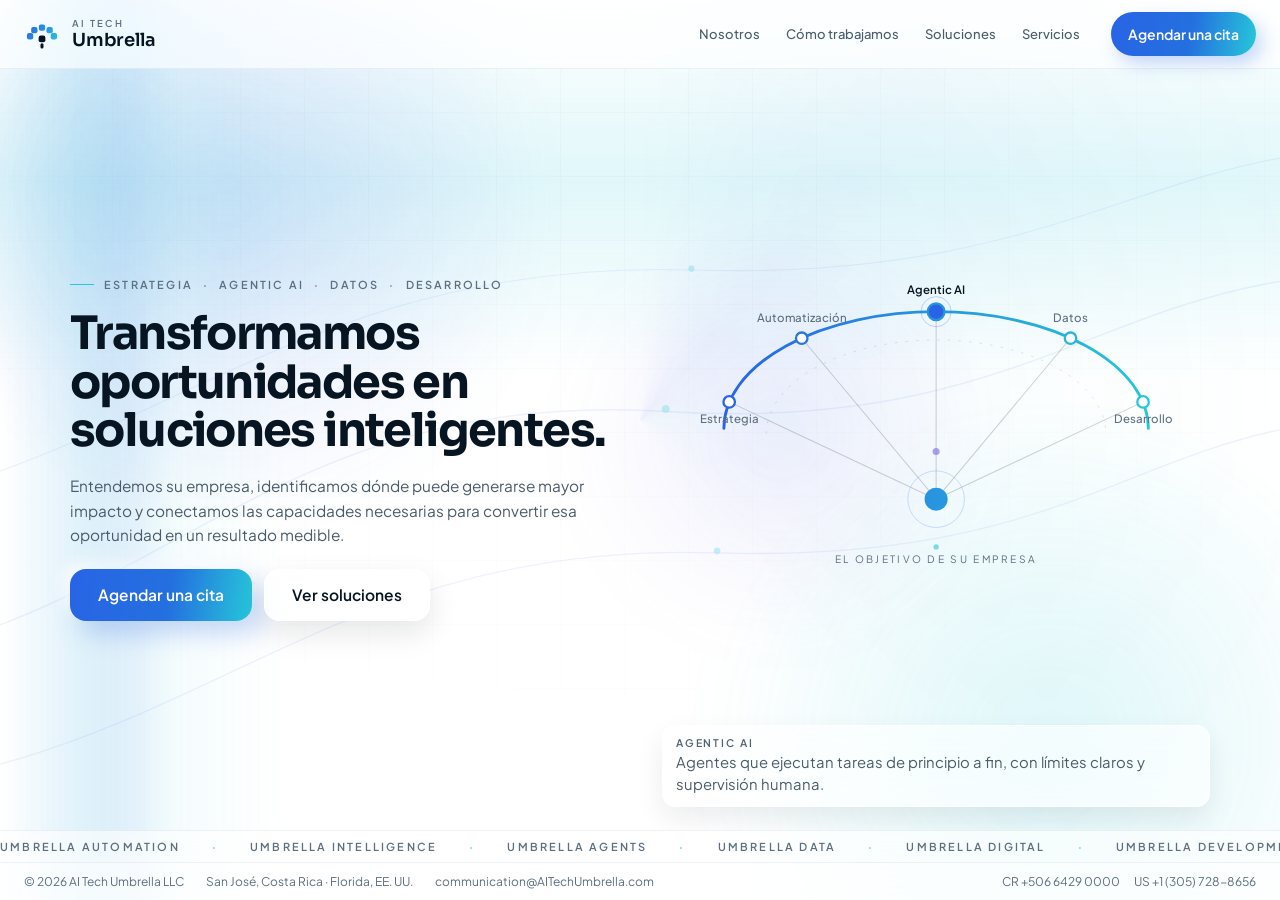
<file: index.html>
<!DOCTYPE html>
<html lang="es">
<head>
<meta charset="utf-8">
<meta name="viewport" content="width=device-width, initial-scale=1">
<title>AI Tech Umbrella — Transformamos oportunidades en soluciones inteligentes</title>
<meta name="description" content="AI Tech Umbrella es el socio tecnológico y estratégico que ayuda a las empresas de América Latina a descubrir oportunidades, automatizar procesos y construir capacidades con inteligencia artificial, datos y desarrollo digital.">
<meta name="theme-color" content="#2864E5">
<link rel="canonical" href="https://aitechumbrella.com/">

<meta property="og:type" content="website">
<meta property="og:site_name" content="AI Tech Umbrella">
<meta property="og:title" content="AI Tech Umbrella — Transformamos oportunidades en soluciones inteligentes">
<meta property="og:description" content="Estrategia, Agentic AI, datos y desarrollo. Desde Costa Rica, para las empresas de América Latina.">
<meta property="og:url" content="https://aitechumbrella.com/">
<meta property="og:locale" content="es_CR">
<meta property="og:image" content="https://aitechumbrella.com/assets/brand/umbrella/png/umbrella-horizontal-color-1700.png">
<meta property="og:image:alt" content="AI Tech Umbrella">
<meta name="twitter:card" content="summary_large_image">

<link rel="icon" href="assets/brand/umbrella/svg/umbrella-favicon.svg" type="image/svg+xml">
<link rel="alternate icon" href="assets/brand/umbrella/png/umbrella-favicon-32.png" sizes="32x32">
<link rel="apple-touch-icon" href="assets/brand/umbrella/png/umbrella-symbol-256.png">

<link rel="preconnect" href="https://fonts.googleapis.com">
<link rel="preconnect" href="https://fonts.gstatic.com" crossorigin>
<link rel="stylesheet" href="https://fonts.googleapis.com/css2?family=Sora:wght@400;500;600;700&family=Plus+Jakarta+Sans:wght@400;500;600;700&display=swap">
<link rel="stylesheet" href="assets/css/styles.css">

<script type="application/ld+json">
{
  "@context": "https://schema.org",
  "@type": "Organization",
  "name": "AI Tech Umbrella LLC",
  "url": "https://aitechumbrella.com/",
  "email": "communication@AITechUmbrella.com",
  "description": "Socio tecnológico y estratégico que ayuda a las empresas a descubrir oportunidades, transformar sus procesos y alcanzar una mejor versión de su negocio.",
  "address": [
    { "@type": "PostalAddress", "addressLocality": "San José", "addressCountry": "CR" },
    { "@type": "PostalAddress", "streetAddress": "2 S Biscayne Boulevard, Ste 3200 #7206", "addressLocality": "Miami", "addressRegion": "FL", "postalCode": "33131", "addressCountry": "US" }
  ],
  "contactPoint": [
    { "@type": "ContactPoint", "telephone": "+506-6429-0000", "contactType": "sales", "areaServed": "CR", "availableLanguage": "es" },
    { "@type": "ContactPoint", "telephone": "+1-305-728-8656", "contactType": "sales", "areaServed": "US", "availableLanguage": ["es", "en"] }
  ]
}
</script>
</head>
<body>

<a class="skip-link" href="#contenido">Saltar al contenido</a>

<div class="app">

  <!-- ============ Fondo animado ============ -->
  <div class="bg" aria-hidden="true">
    <div class="bg__grid"></div>
    <div class="bg__blob bg__blob--1"></div>
    <div class="bg__blob bg__blob--2"></div>
    <div class="bg__blob bg__blob--3"></div>
    <div class="bg__sweep"></div>
    <div class="bg__beam bg__beam--1"></div>
    <div class="bg__beam bg__beam--2"></div>
    <div class="bg__scan"></div>
    <svg class="bg__lines" viewBox="0 0 1200 700" preserveAspectRatio="xMidYMid slice">
      <g stroke="#2864E5" stroke-opacity=".16" fill="none">
        <path d="M-50 520 C 220 500 300 300 620 320 S 980 180 1250 220" stroke-width="1.2"></path>
        <path d="M-50 620 C 260 600 340 420 660 430 S 1000 300 1250 330" stroke-width="1"></path>
        <path d="M-50 400 C 200 380 320 200 640 210 S 1010 90 1250 120" stroke-width="0.9"></path>
      </g>
      <g fill="#27C7D9" fill-opacity=".5">
        <circle cx="620" cy="320" r="3"><animate attributeName="cy" values="320;312;320" dur="9s" repeatCount="indefinite"></animate></circle>
        <circle cx="660" cy="430" r="2.6"><animate attributeName="cy" values="430;422;430" dur="11s" repeatCount="indefinite"></animate></circle>
        <circle cx="640" cy="210" r="2.4"><animate attributeName="cy" values="210;204;210" dur="13s" repeatCount="indefinite"></animate></circle>
      </g>
    </svg>
  </div>

  <!-- ============ Encabezado ============ -->
  <header class="header">
    <div class="header__inner">
      <a class="brand" href="#/" data-nav="home" aria-label="AI Tech Umbrella — inicio">
        <svg class="brand__mark" width="36" height="36" viewBox="0 0 40 40" fill="none" aria-hidden="true">
          <defs>
            <linearGradient id="navMark" x1="5" y1="8" x2="35" y2="32" gradientUnits="userSpaceOnUse">
              <stop stop-color="#2864E5"></stop><stop offset="1" stop-color="#27C7D9"></stop>
            </linearGradient>
          </defs>
          <g fill="url(#navMark)">
            <rect class="brand__seg" x="3.3" y="19" width="7" height="7" rx="2.2" style="animation-delay:0s"></rect>
            <rect class="brand__seg" x="8" y="12.2" width="7" height="7" rx="2.2" style="animation-delay:.16s"></rect>
            <rect class="brand__seg" x="16.5" y="9.5" width="7" height="7" rx="2.2" style="animation-delay:.32s"></rect>
            <rect class="brand__seg" x="25" y="12.2" width="7" height="7" rx="2.2" style="animation-delay:.48s"></rect>
            <rect class="brand__seg" x="29.7" y="19" width="7" height="7" rx="2.2" style="animation-delay:.64s"></rect>
          </g>
          <rect x="16.25" y="21.75" width="7.5" height="7.5" rx="2.4" fill="#071421"></rect>
          <rect x="18.3" y="30.2" width="3.4" height="6" rx="1.7" fill="#071421"></rect>
        </svg>
        <span class="brand__text">
          <span class="brand__kicker">AI TECH</span>
          <span class="brand__name">Umbrella</span>
        </span>
      </a>

      <nav class="nav" aria-label="Navegación principal">
        <a class="nav__link" href="#/nosotros" data-nav="nosotros">Nosotros</a>
        <a class="nav__link" href="#/como-trabajamos" data-nav="metodo">Cómo trabajamos</a>
        <a class="nav__link" href="#/soluciones" data-nav="soluciones">Soluciones</a>
        <a class="nav__link" href="#/servicios" data-nav="servicios">Servicios</a>
      </nav>
      <a class="btn btn--cta-sm" href="#/contacto" data-nav="contacto">Agendar una cita</a>
    </div>
  </header>

  <!-- ============ Contenido ============ -->
  <main class="main" id="contenido">

    <!-- ---------- Home ---------- -->
    <section class="view view--home" data-view="home">
      <div class="hero">
        <div class="hero__copy">
          <p class="eyebrow eyebrow--hero">
            <span class="eyebrow__rule"></span>
            <span>Estrategia</span><span aria-hidden="true">·</span>
            <span>Agentic AI</span><span aria-hidden="true">·</span>
            <span>Datos</span><span aria-hidden="true">·</span>
            <span>Desarrollo</span>
          </p>
          <h1 class="hero__title">Transformamos oportunidades en soluciones inteligentes.</h1>
          <p class="hero__lead">Entendemos su empresa, identificamos dónde puede generarse mayor impacto y conectamos las capacidades necesarias para convertir esa oportunidad en un resultado medible.</p>
          <div class="hero__actions">
            <a class="btn btn--cta" href="#/contacto">Agendar una cita</a>
            <a class="btn btn--glass" href="#/soluciones">Ver soluciones</a>
          </div>
        </div>

        <div class="hero__figure" id="heroFigure">
          <svg class="hero__svg" viewBox="0 0 620 470" role="img" aria-label="Cinco capacidades se conectan y convergen en el objetivo de su empresa.">
            <defs>
              <linearGradient id="heroArc" x1="70" y1="260" x2="550" y2="260" gradientUnits="userSpaceOnUse">
                <stop stop-color="#2864E5"></stop><stop offset="1" stop-color="#27C7D9"></stop>
              </linearGradient>
            </defs>
            <g data-depth="6">
              <path class="draw" d="M70 262A240 132 0 0 1 550 262" fill="none" stroke="url(#heroArc)" stroke-width="3.2" stroke-linecap="round" stroke-dasharray="900"></path>
              <path d="M118 268A192 106 0 0 1 502 268" fill="none" stroke="rgba(7,20,33,0.12)" stroke-width="1" stroke-dasharray="3 9"></path>
            </g>
            <g data-depth="10" stroke="rgba(7,20,33,0.18)" stroke-width="1.2" stroke-linecap="round" stroke-dasharray="900">
              <path class="draw" d="M76 232 310 342" style="animation-delay:.1s"></path>
              <path class="draw" d="M158 160 310 342" style="animation-delay:.22s"></path>
              <path class="draw" d="M310 130 310 342" style="animation-delay:.34s"></path>
              <path class="draw" d="M462 160 310 342" style="animation-delay:.46s"></path>
              <path class="draw" d="M544 232 310 342" style="animation-delay:.58s"></path>
            </g>
            <g data-depth="16" id="heroNodes">
              <g class="node" data-node="0" role="button" tabindex="0" aria-label="Estrategia">
                <circle cx="76" cy="232" r="18" fill="transparent"></circle>
                <circle class="node__ring" cx="76" cy="232" r="17" fill="none" stroke="rgba(40,100,229,0.3)" stroke-width="1"></circle>
                <circle class="node__dot" cx="76" cy="232" r="6.5" fill="#FFFFFF" stroke="url(#heroArc)" stroke-width="2.6" style="transform-origin:76px 232px;animation-delay:.6s"></circle>
              </g>
              <g class="node" data-node="1" role="button" tabindex="0" aria-label="Automatización">
                <circle cx="158" cy="160" r="18" fill="transparent"></circle>
                <circle class="node__ring" cx="158" cy="160" r="17" fill="none" stroke="rgba(40,100,229,0.3)" stroke-width="1"></circle>
                <circle class="node__dot" cx="158" cy="160" r="6.5" fill="#FFFFFF" stroke="url(#heroArc)" stroke-width="2.6" style="transform-origin:158px 160px;animation-delay:.74s"></circle>
              </g>
              <g class="node" data-node="2" role="button" tabindex="0" aria-label="Agentic AI">
                <circle cx="310" cy="130" r="18" fill="transparent"></circle>
                <circle class="node__ring" cx="310" cy="130" r="17" fill="none" stroke="rgba(40,100,229,0.3)" stroke-width="1"></circle>
                <circle class="node__dot" cx="310" cy="130" r="8" fill="#FFFFFF" stroke="url(#heroArc)" stroke-width="2.6" style="transform-origin:310px 130px;animation-delay:.88s"></circle>
              </g>
              <g class="node" data-node="3" role="button" tabindex="0" aria-label="Datos">
                <circle cx="462" cy="160" r="18" fill="transparent"></circle>
                <circle class="node__ring" cx="462" cy="160" r="17" fill="none" stroke="rgba(40,100,229,0.3)" stroke-width="1"></circle>
                <circle class="node__dot" cx="462" cy="160" r="6.5" fill="#FFFFFF" stroke="url(#heroArc)" stroke-width="2.6" style="transform-origin:462px 160px;animation-delay:1.02s"></circle>
              </g>
              <g class="node" data-node="4" role="button" tabindex="0" aria-label="Desarrollo">
                <circle cx="544" cy="232" r="18" fill="transparent"></circle>
                <circle class="node__ring" cx="544" cy="232" r="17" fill="none" stroke="rgba(40,100,229,0.3)" stroke-width="1"></circle>
                <circle class="node__dot" cx="544" cy="232" r="6.5" fill="#FFFFFF" stroke="url(#heroArc)" stroke-width="2.6" style="transform-origin:544px 232px;animation-delay:1.16s"></circle>
              </g>
              <g class="node-labels" font-family="Plus Jakarta Sans, sans-serif" font-size="13" text-anchor="middle">
                <text data-label="0" x="76" y="256">Estrategia</text>
                <text data-label="1" x="158" y="142">Automatización</text>
                <text data-label="2" x="310" y="110">Agentic AI</text>
                <text data-label="3" x="462" y="142">Datos</text>
                <text data-label="4" x="544" y="256">Desarrollo</text>
              </g>
            </g>
            <g data-depth="22">
              <g class="hero__orbit">
                <circle cx="310" cy="288" r="4" fill="#7467E8" opacity=".6"></circle>
                <circle cx="310" cy="396" r="3" fill="#27C7D9" opacity=".6"></circle>
              </g>
              <circle class="hero__pulse" cx="310" cy="342" r="32" fill="none" stroke="rgba(40,100,229,0.24)" stroke-width="1"></circle>
              <circle cx="310" cy="342" r="13" fill="url(#heroArc)"></circle>
              <text x="310" y="414" text-anchor="middle" fill="#5C6F80" font-family="Plus Jakarta Sans, sans-serif" font-size="11.5" letter-spacing="2.6">EL OBJETIVO DE SU EMPRESA</text>
            </g>
          </svg>
          <div class="hero__hint">
            <span class="hero__hint-label" id="nodeLabel">Agentic AI</span>
            <span class="hero__hint-body" id="nodeBody">Agentes que ejecutan tareas de principio a fin, con límites claros y supervisión humana.</span>
          </div>
        </div>
      </div>
    </section>

    <!-- ---------- Nosotros ---------- -->
    <section class="view" data-view="nosotros" hidden>
      <p class="eyebrow"><span class="eyebrow__rule"></span>Acerca de nosotros</p>
      <div class="split">
        <div>
          <h2 class="h2">Desde Costa Rica, para las empresas de América Latina.</h2>
          <p class="lead">AI Tech Umbrella es el socio tecnológico y estratégico que ayuda a las empresas a descubrir oportunidades, transformar sus procesos y alcanzar una mejor versión de su negocio: análisis profundo, automatización, inteligencia artificial, desarrollo digital y mejora continua.</p>
        </div>
        <img class="split__img" src="assets/brand/visuals/nosotros.svg" alt="Capacidades conectadas sobre las organizaciones a las que acompañamos." loading="lazy" width="800" height="500">
      </div>

      <div class="grid grid--250 mt-lg">
        <div class="card card--neu" tabindex="0">
          <p class="label">Razón social</p>
          <p class="card__title">AI Tech Umbrella LLC</p>
          <div class="card__detail"><p class="card__body">Limited Liability Company constituida en Florida, EE.&nbsp;UU. Oficina principal: 2 S Biscayne Boulevard, Ste 3200 #7206, Miami, Florida 33131.</p></div>
        </div>
        <div class="card card--neu" tabindex="0">
          <p class="label">Operación</p>
          <p class="card__title">San José, Costa Rica</p>
          <div class="card__detail"><p class="card__body">Nuestro equipo trabaja desde Costa Rica y atiende clientes en toda América Latina, en español y en su contexto operativo.</p></div>
        </div>
        <div class="card card--neu" tabindex="0">
          <p class="label">Propósito</p>
          <p class="card__title">Capacidades, no herramientas</p>
          <div class="card__detail"><p class="card__body">Transformar tecnología, información y conocimiento en capacidades que permitan trabajar mejor, decidir con claridad, crecer y evolucionar.</p></div>
        </div>
        <div class="card card--neu" tabindex="0">
          <p class="label">Dirección de la compañía</p>
          <p class="card__title">Tres socios fundadores</p>
          <div class="card__detail"><p class="card__body">Gustavo Adolfo Sáenz Herrera · Guillermo Andrés Rivera Guzmán · David Johan Castro Fernández.</p></div>
        </div>
      </div>

      <div class="principles mt-lg">
        <p class="principle">Comprendemos antes de construir.</p>
        <p class="principle">El valor precede a la tecnología.</p>
        <p class="principle">Integramos en lugar de fragmentar.</p>
        <p class="principle">Medimos después del go-live.</p>
      </div>

      <div class="grid grid--280 mt-lg">
        <div class="card card--glass">
          <p class="label">Qué estamos construyendo</p>
          <p class="card__body">Una compañía tecnológica y estratégica de alcance internacional, capaz de combinar negocio, tecnología y pensamiento crítico para generar resultados medibles y sostenibles. Trabajamos con empresas pequeñas, medianas y corporaciones, y con equipos que necesitan digitalizar o automatizar su operación.</p>
        </div>
        <div class="card card--glass">
          <p class="label">Qué rechazamos deliberadamente</p>
          <ul class="arrow-list">
            <li><span class="arrow" aria-hidden="true">→</span><span>Tecnología por moda.</span></li>
            <li><span class="arrow" aria-hidden="true">→</span><span>Programar sin cuestionar el problema.</span></li>
            <li><span class="arrow" aria-hidden="true">→</span><span>Recomendaciones desconectadas de la viabilidad.</span></li>
            <li><span class="arrow" aria-hidden="true">→</span><span>Dependencia artificial del cliente.</span></li>
          </ul>
        </div>
        <div class="card card--glass">
          <p class="label">El ecosistema</p>
          <p class="card__body">Bajo la sombrilla conviven dos formas de crear valor: soluciones propias —Cartera+ y AuraCare— y capacidades que trabajamos con su organización, más los servicios de acompañamiento como Financial Glow Up.</p>
          <div class="chip-row">
            <a class="chip" href="#/soluciones">Ver soluciones</a>
            <a class="chip" href="#/servicios">Ver servicios</a>
          </div>
        </div>
      </div>
    </section>

    <!-- ---------- Cómo trabajamos ---------- -->
    <section class="view" data-view="metodo" hidden>
      <p class="eyebrow"><span class="eyebrow__rule"></span>Cómo trabajamos</p>
      <h2 class="h2">Primero entendemos. Luego construimos.</h2>
      <p class="lead">Pase el cursor sobre cada etapa para ver qué ocurre en ella. Avanzamos con velocidad responsable: entender suficiente, decidir con evidencia, construir con gobierno, transferir capacidad y medir antes de declarar éxito.</p>

      <ol class="steps mt-lg">
        <li class="card card--neu step" tabindex="0">
          <span class="step__num">01</span>
          <h3 class="step__title">Discover</h3>
          <div class="card__detail">
            <p class="card__body">Entrevistas, recorrido del proceso real y revisión de la información disponible. Salimos con la oportunidad delimitada y el costo de no actuar.</p>
            <div class="shot" role="img" aria-hidden="true" style="background-image:url('assets/brand/visuals/discover.svg')"></div>
          </div>
        </li>
        <li class="card card--neu step" tabindex="0">
          <span class="step__num">02</span>
          <h3 class="step__title">Design</h3>
          <div class="card__detail">
            <p class="card__body">Definimos la intervención, sus límites y alternativas: qué se construye, qué no, y cómo se crea valor de forma responsable.</p>
            <div class="shot" role="img" aria-hidden="true" style="background-image:url('assets/brand/visuals/design.svg')"></div>
          </div>
        </li>
        <li class="card card--neu step" tabindex="0">
          <span class="step__num">03</span>
          <h3 class="step__title">Deliver</h3>
          <div class="card__detail">
            <p class="card__body">Construimos e integramos por capas, con visibilidad permanente sobre decisiones, cambios y riesgos.</p>
            <div class="shot" role="img" aria-hidden="true" style="background-image:url('assets/brand/visuals/deliver.svg')"></div>
          </div>
        </li>
        <li class="card card--neu step" tabindex="0">
          <span class="step__num">04</span>
          <h3 class="step__title">Demonstrate</h3>
          <div class="card__detail">
            <p class="card__body">Transferimos la capacidad al equipo y medimos: evidencia de que la solución genera el valor esperado.</p>
            <div class="shot" role="img" aria-hidden="true" style="background-image:url('assets/brand/visuals/demonstrate.svg')"></div>
          </div>
        </li>
        <li class="card card--neu step" tabindex="0">
          <span class="step__num">05</span>
          <h3 class="step__title">Evolve</h3>
          <div class="card__detail">
            <p class="card__body">Convertimos resultados y aprendizaje en la siguiente mejor decisión, con alcance proporcional al valor.</p>
            <div class="shot" role="img" aria-hidden="true" style="background-image:url('assets/brand/visuals/evolve.svg')"></div>
          </div>
        </li>
      </ol>

      <div class="grid grid--258 mt-md">
        <div class="card card--glass"><p class="label">Diagnóstico antes que desarrollo</p><p class="card__body">Analizamos procesos, herramientas, información y fricciones antes de construir, para no resolver síntomas.</p></div>
        <div class="card card--glass"><p class="label">Capacidades conectadas</p><p class="card__body">Automation, Intelligence, Agents, Data, Digital y Development se combinan según la oportunidad; el catálogo no decide la solución.</p></div>
        <div class="card card--glass"><p class="label">Resultados medibles</p><p class="card__body">Cada proyecto define qué se busca mejorar: tiempo, errores, costos, productividad, conversión o experiencia.</p></div>
      </div>
    </section>

    <!-- ---------- Soluciones ---------- -->
    <section class="view" data-view="soluciones" hidden>
      <p class="eyebrow"><span class="eyebrow__rule"></span>Soluciones</p>
      <h2 class="h2">Soluciones creadas bajo Umbrella.</h2>
      <p class="lead">Productos propios que nacen de necesidades concretas y evolucionan con quienes los usan. Cada uno tiene su propio sitio dentro del ecosistema.</p>

      <div class="grid grid--320 mt-lg">
        <article class="card card--neu solution" tabindex="0">
          <div class="solution__art solution__art--cartera">
            <img src="assets/brand/cartera-plus-icon.png" alt="" loading="lazy">
          </div>
          <p class="label label--spaced">Finanzas personales</p>
          <h3 class="solution__wordmark"><img src="assets/brand/cartera-plus-wordmark.png" alt="Cartera+" loading="lazy"></h3>
          <p class="solution__tagline">Finanzas personales con dirección.</p>
          <div class="card__detail">
            <p class="card__body">Una plataforma creada para ayudar a las personas a comprender mejor su dinero —ingresos, gastos, deudas y metas— y avanzar hacia decisiones más conscientes, con acompañamiento y no solo con registros.</p>
          </div>
          <a class="solution__link" href="https://carteraplus.aitechumbrella.com" target="_blank" rel="noopener">carteraplus.aitechumbrella.com <span aria-hidden="true">→</span></a>
        </article>

        <article class="card card--neu solution" tabindex="0">
          <div class="solution__art solution__art--aura">
            <img src="assets/brand/auracare/svg/auracare-symbol-color.svg" alt="" loading="lazy">
          </div>
          <p class="label label--spaced">Operación clínica y odontológica</p>
          <h3 class="solution__title">
            <svg class="aura-mark" width="38" height="38" viewBox="0 0 40 40" aria-hidden="true">
              <defs>
                <linearGradient id="auraD" x1="6" y1="6" x2="34" y2="34" gradientUnits="userSpaceOnUse">
                  <stop stop-color="#0E7C8A"></stop><stop offset="1" stop-color="#4FD1C5"></stop>
                </linearGradient>
              </defs>
              <g class="aura-mark__petals" fill="url(#auraD)">
                <path d="M20 6a10 10 0 0 1 10 10A10 10 0 0 1 20 6Z"></path>
                <path d="M34 20a10 10 0 0 1-10 10 10 10 0 0 1 10-10Z"></path>
                <path d="M20 34a10 10 0 0 1-10-10 10 10 0 0 1 10 10Z"></path>
                <path d="M6 20a10 10 0 0 1 10-10A10 10 0 0 1 6 20Z"></path>
              </g>
              <circle cx="20" cy="20" r="3.2" fill="#071421"></circle>
            </svg>
            <span>AuraCare</span>
          </h3>
          <p class="solution__tagline">Tecnología diseñada alrededor de la operación clínica.</p>
          <div class="card__detail">
            <p class="card__body">Una solución digital orientada a conectar y evolucionar la gestión de operaciones clínicas y odontológicas: que la información, la agenda y el trabajo del equipo dejen de vivir en herramientas separadas.</p>
          </div>
          <a class="solution__link" href="https://auracare.aitechumbrella.com" target="_blank" rel="noopener">auracare.aitechumbrella.com <span aria-hidden="true">→</span></a>
        </article>

        <article class="card card--neu solution" tabindex="0">
          <div class="solution__art solution__art--fgu" role="img" aria-label="Financial Glow Up"></div>
          <p class="label label--spaced">Educación y mentoría financiera</p>
          <h3 class="solution__title"><span>Financial Glow Up</span></h3>
          <p class="solution__tagline">Conocimiento financiero convertido en capacidad.</p>
          <div class="card__detail">
            <p class="card__body">Programa de educación, asesoría y mentoría financiera: entender la situación real, ordenar prioridades, decidir con criterio y sostener el hábito. Combina contenido, acompañamiento humano y seguimiento; no es únicamente software.</p>
            <ul class="arrow-list arrow-list--sm">
              <li><span class="arrow" aria-hidden="true">→</span><span>Diagnóstico financiero y prioridades reales</span></li>
              <li><span class="arrow" aria-hidden="true">→</span><span>Mentoría uno a uno y sesiones de seguimiento</span></li>
              <li><span class="arrow" aria-hidden="true">→</span><span>Educación aplicada a decisiones concretas</span></li>
            </ul>
          </div>
          <a class="solution__link" href="https://financialglowup.aitechumbrella.com" target="_blank" rel="noopener">financialglowup.aitechumbrella.com <span aria-hidden="true">→</span></a>
        </article>
      </div>

      <div class="card card--glass mt-md">
        <p class="label">Su relación con la compañía</p>
        <p class="card__body">Creamos soluciones propias cuando encontramos oportunidades que merecen convertirse en capacidades repetibles. Cada producto conserva su identidad y hereda los estándares de calidad, evidencia, privacidad y acompañamiento de la sombrilla.</p>
      </div>
    </section>

    <!-- ---------- Servicios ---------- -->
    <section class="view" data-view="servicios" hidden>
      <p class="eyebrow"><span class="eyebrow__rule"></span>Servicios</p>
      <h2 class="h2">Acompañamiento que se queda hasta que el resultado ocurre.</h2>
      <p class="lead">Capacidades que trabajamos <strong>con su organización</strong>: entender, diseñar, construir, integrar y sostener. Pase el cursor sobre cada servicio para ver qué incluye. Si busca una solución ya creada por nosotros, está en <a class="inline-link" href="#/soluciones">Soluciones</a>.</p>

      <article class="serv-hero">
        <div>
          <p class="label">Cómo empieza el trabajo</p>
          <h3 class="serv-hero__title">Empezamos por la oportunidad, con un alcance proporcional al riesgo.</h3>
          <p class="serv-hero__body">Podemos comenzar con una conversación de descubrimiento, profundizar mediante diagnóstico cuando la incertidumbre lo requiere y definir una intervención proporcional al valor, riesgo y complejidad del problema. Usted no necesita llegar con un alcance técnico.</p>
          <a class="chip chip--mt" href="#/contacto">Cuéntenos qué necesita mejorar</a>
        </div>
        <div class="serv-hero__steps">
          <div class="serv-step">
            <span class="serv-step__num">01</span>
            <span><strong>Conversación de descubrimiento</strong><br><span class="serv-step__body">Sin costo y sin compromiso: entendemos el contexto y decidimos juntos si hay una oportunidad que merezca trabajarse.</span></span>
          </div>
          <div class="serv-step">
            <span class="serv-step__num">02</span>
            <span><strong>Diagnóstico</strong><br><span class="serv-step__body">Cuando la incertidumbre es alta: proceso real, información disponible, sistemas y prioridades por impacto.</span></span>
          </div>
          <div class="serv-step">
            <span class="serv-step__num">03</span>
            <span><strong>Intervención</strong><br><span class="serv-step__body">Proyecto con alcance, etapas y gobierno definidos, combinando las capacidades que la oportunidad requiera.</span></span>
          </div>
          <div class="serv-step">
            <span class="serv-step__num">04</span>
            <span><strong>Acompañamiento continuo</strong><br><span class="serv-step__body">Medición después del go-live, evolución de la solución y decisión de qué merece mejorar después.</span></span>
          </div>
        </div>
      </article>

      <div class="grid grid--240 mt-sm">
        <div class="card card--neu" tabindex="0">
          <h3 class="card__heading">Acompañamiento de proyectos</h3>
          <div class="card__detail">
            <p class="card__body">Para proyectos personales y de empresa que ya arrancaron o que no logran arrancar: definimos alcance y etapas, sostenemos el ritmo de avance y decidimos qué cambia en el camino.</p>
            <ul class="arrow-list arrow-list--sm">
              <li><span class="arrow" aria-hidden="true">→</span><span>Alcance, etapas y responsables</span></li>
              <li><span class="arrow" aria-hidden="true">→</span><span>Reuniones de avance y decisiones registradas</span></li>
              <li><span class="arrow" aria-hidden="true">→</span><span>Gestión de riesgos y cambios</span></li>
              <li><span class="arrow" aria-hidden="true">→</span><span>Cierre con transferencia al equipo</span></li>
            </ul>
            <div class="shot" role="img" aria-hidden="true" style="background-image:url('assets/brand/visuals/acompanamiento.svg')"></div>
          </div>
        </div>

        <div class="card card--neu" tabindex="0">
          <h3 class="card__heading">Consultoría y diagnóstico</h3>
          <div class="card__detail">
            <p class="card__body">Antes de invertir en tecnología, entendemos dónde está el mayor impacto: recorremos el proceso real, revisamos herramientas e información y priorizamos por valor.</p>
            <ul class="arrow-list arrow-list--sm">
              <li><span class="arrow" aria-hidden="true">→</span><span>Mapa del proceso actual y fricciones</span></li>
              <li><span class="arrow" aria-hidden="true">→</span><span>Inventario de sistemas e información</span></li>
              <li><span class="arrow" aria-hidden="true">→</span><span>Casos de mayor impacto priorizados</span></li>
              <li><span class="arrow" aria-hidden="true">→</span><span>Hoja de ruta con esfuerzo y valor estimados</span></li>
            </ul>
            <div class="shot" role="img" aria-hidden="true" style="background-image:url('assets/brand/visuals/consultoria.svg')"></div>
          </div>
        </div>

        <div class="card card--neu" tabindex="0">
          <h3 class="card__heading">Umbrella Automation</h3>
          <div class="card__detail">
            <p class="card__body">Quitamos del camino el trabajo repetitivo: flujos entre sistemas, tareas administrativas, reportes y notificaciones que hoy alguien hace a mano.</p>
            <ul class="arrow-list arrow-list--sm">
              <li><span class="arrow" aria-hidden="true">→</span><span>Automatización de flujos entre sistemas</span></li>
              <li><span class="arrow" aria-hidden="true">→</span><span>Reportes y notificaciones automáticas</span></li>
              <li><span class="arrow" aria-hidden="true">→</span><span>Conciliaciones y cargas de datos</span></li>
              <li><span class="arrow" aria-hidden="true">→</span><span>Formularios y trámites internos</span></li>
            </ul>
            <div class="shot" role="img" aria-hidden="true" style="background-image:url('assets/brand/visuals/automation.svg')"></div>
          </div>
        </div>

        <div class="card card--neu" tabindex="0">
          <h3 class="card__heading">Umbrella Agents</h3>
          <div class="card__detail">
            <p class="card__body">Agentes de IA que ejecutan trabajo de principio a fin dentro de un alcance definido, con criterios de decisión explícitos, trazabilidad y supervisión humana.</p>
            <ul class="arrow-list arrow-list--sm">
              <li><span class="arrow" aria-hidden="true">→</span><span>Agentes de atención y seguimiento</span></li>
              <li><span class="arrow" aria-hidden="true">→</span><span>Agentes de operación e integración</span></li>
              <li><span class="arrow" aria-hidden="true">→</span><span>Copilotos internos sobre su información</span></li>
              <li><span class="arrow" aria-hidden="true">→</span><span>Límites, aprobaciones y auditoría</span></li>
            </ul>
            <div class="shot" role="img" aria-hidden="true" style="background-image:url('assets/brand/visuals/agents.svg')"></div>
          </div>
        </div>

        <div class="card card--neu" tabindex="0">
          <h3 class="card__heading">Umbrella Data</h3>
          <div class="card__detail">
            <p class="card__body">Convertimos información dispersa en una base útil para operar y decidir: integración, limpieza, indicadores y tableros que la gente sí usa.</p>
            <ul class="arrow-list arrow-list--sm">
              <li><span class="arrow" aria-hidden="true">→</span><span>Integración y limpieza de fuentes</span></li>
              <li><span class="arrow" aria-hidden="true">→</span><span>Indicadores y definiciones acordadas</span></li>
              <li><span class="arrow" aria-hidden="true">→</span><span>Tableros operativos y de dirección</span></li>
              <li><span class="arrow" aria-hidden="true">→</span><span>Modelos de análisis y predicción</span></li>
            </ul>
            <div class="shot" role="img" aria-hidden="true" style="background-image:url('assets/brand/visuals/data.svg')"></div>
          </div>
        </div>

        <div class="card card--neu" tabindex="0">
          <h3 class="card__heading">Umbrella Digital &amp; Development</h3>
          <div class="card__detail">
            <p class="card__body">Diseñamos y construimos el producto digital cuando la capacidad merece ser propia: del sitio corporativo a la aplicación a la medida.</p>
            <ul class="arrow-list arrow-list--sm">
              <li><span class="arrow" aria-hidden="true">→</span><span>Páginas y sitios corporativos</span></li>
              <li><span class="arrow" aria-hidden="true">→</span><span>Aplicaciones web y móviles a la medida</span></li>
              <li><span class="arrow" aria-hidden="true">→</span><span>Integraciones y APIs</span></li>
              <li><span class="arrow" aria-hidden="true">→</span><span>Portales de cliente y plataformas internas</span></li>
            </ul>
            <div class="shot" role="img" aria-hidden="true" style="background-image:url('assets/brand/visuals/digital.svg')"></div>
          </div>
        </div>
      </div>
    </section>

    <!-- ---------- Contacto ---------- -->
    <section class="view" data-view="contacto" hidden>
      <p class="eyebrow"><span class="eyebrow__rule"></span>Contacto</p>
      <h2 class="h2">Empecemos por la oportunidad.</h2>
      <p class="lead">No necesita llegar con un alcance técnico. Cuéntenos qué quiere mejorar, construir o entender y agendamos el espacio.</p>

      <div class="contact mt-md">
        <div class="contact__tiles">
          <a class="card card--neu tile" href="mailto:communication@AITechUmbrella.com">
            <span class="label">Correo corporativo</span>
            <span class="tile__value tile__value--break">communication@AITechUmbrella.com</span>
          </a>
          <a class="card card--neu tile" href="tel:+50664290000">
            <span class="label">Costa Rica</span>
            <span class="tile__row">
              <svg class="flag" width="26" height="18" viewBox="0 0 26 18" aria-hidden="true">
                <rect width="26" height="18" fill="#0B4EA2"></rect><rect y="3" width="26" height="12" fill="#FFFFFF"></rect><rect y="6" width="26" height="6" fill="#CE1126"></rect>
              </svg>
              <span class="tile__value">+506 6429 0000</span>
            </span>
          </a>
          <a class="card card--neu tile" href="tel:+13057288656">
            <span class="label">Estados Unidos</span>
            <span class="tile__row">
              <svg class="flag" width="26" height="18" viewBox="0 0 26 18" aria-hidden="true">
                <rect width="26" height="18" fill="#FFFFFF"></rect>
                <g fill="#B22234"><rect width="26" height="2"></rect><rect y="4" width="26" height="2"></rect><rect y="8" width="26" height="2"></rect><rect y="12" width="26" height="2"></rect><rect y="16" width="26" height="2"></rect></g>
                <rect width="11" height="10" fill="#3C3B6E"></rect>
                <g fill="#FFFFFF"><circle cx="2.4" cy="2.2" r="0.8"></circle><circle cx="5.5" cy="2.2" r="0.8"></circle><circle cx="8.6" cy="2.2" r="0.8"></circle><circle cx="4" cy="5" r="0.8"></circle><circle cx="7" cy="5" r="0.8"></circle><circle cx="2.4" cy="7.8" r="0.8"></circle><circle cx="5.5" cy="7.8" r="0.8"></circle><circle cx="8.6" cy="7.8" r="0.8"></circle></g>
              </svg>
              <span class="tile__value">+1 (305) 728-8656</span>
            </span>
          </a>
          <div class="card card--glass">
            <p class="label">Ubicación</p>
            <p class="card__body">San José, Costa Rica · Atención en toda América Latina.<br>AI Tech Umbrella LLC — Florida, EE.&nbsp;UU.</p>
          </div>
        </div>

        <form class="form" id="contactForm" novalidate>
          <p class="label">Agendar una cita</p>
          <label class="field">Nombre
            <input class="input" type="text" name="nombre" id="fNombre" placeholder="Su nombre" autocomplete="name">
          </label>
          <label class="field">Correo
            <input class="input" type="email" name="correo" id="fCorreo" placeholder="nombre@empresa.com" autocomplete="email" required>
          </label>
          <label class="field">Asunto
            <input class="input" type="text" name="asunto" id="fAsunto" placeholder="Ej.: Automatizar reportes de operación">
          </label>
          <label class="field">Mensaje
            <textarea class="input input--area" name="mensaje" id="fMensaje" rows="4" placeholder="¿Qué le gustaría mejorar, construir o entender?" required></textarea>
          </label>
          <p class="form__msg" id="formMsg" role="status"></p>
          <button class="btn btn--cta" type="submit">Enviar solicitud</button>
          <p class="form__note">Su solicitud se envía a communication@AITechUmbrella.com y se usa únicamente para responderle y coordinar la conversación.</p>
        </form>
      </div>
    </section>

  </main>

  <!-- ============ Ticker ============ -->
  <div class="ticker" aria-hidden="true">
    <div class="ticker__track" id="tickerTrack"></div>
  </div>

  <!-- ============ Pie ============ -->
  <footer class="footer">
    <div class="footer__inner">
      <span>© <span id="year">2026</span> AI Tech Umbrella LLC</span>
      <span>San José, Costa Rica · Florida, EE.&nbsp;UU.</span>
      <a href="mailto:communication@AITechUmbrella.com">communication@AITechUmbrella.com</a>
      <span class="footer__phones">
        <a href="tel:+50664290000">CR +506 6429 0000</a>
        <a href="tel:+13057288656">US +1 (305) 728-8656</a>
      </span>
    </div>
  </footer>

</div>

<script src="assets/js/main.js" defer></script>
</body>
</html>
</file>
<file: assets/css/styles.css>
/* ==========================================================================
   AI Tech Umbrella — hoja de estilos del sitio corporativo
   Diseño original: Claude Design · "AI Tech Umbrella - Sitio.dc.html"
   ========================================================================== */

/* ---------- 1. Tokens ---------- */
:root {
  --ink:        #071421;
  --blue:       #2864E5;
  --blue-deep:  #2470DF;
  --cyan:       #27C7D9;
  --violet:     #7467E8;

  --text-body:  #4A5C6B;
  --text-muted: #5C6F80;
  --text-label: #4F6272;
  --surface:    #FFFFFF;

  --font-display: 'Sora', 'Plus Jakarta Sans', system-ui, sans-serif;
  --font-body:    'Plus Jakarta Sans', system-ui, -apple-system, sans-serif;

  --ease: cubic-bezier(.22, 1, .36, 1);

  --grad-cta: linear-gradient(100deg, #2864E5 0%, #2470DF 55%, #27C7D9 100%);

  --neu:       8px 8px 22px rgba(7,20,33,.06), -6px -6px 18px rgba(255,255,255,.95), inset 0 0 0 1px rgba(7,20,33,.04);
  --neu-hover: 14px 18px 40px rgba(40,100,229,.16), -6px -6px 18px rgba(255,255,255,.95), inset 0 0 0 1px rgba(40,100,229,.2);
  --neu-soft:  5px 5px 14px rgba(7,20,33,.08), -4px -4px 12px rgba(255,255,255,.95);
  --glass:     0 16px 40px rgba(7,20,33,.08), inset 0 0 0 1px rgba(255,255,255,.8);

  --radius-card: 20px;
  --radius-glass: 22px;
}

/* ---------- 2. Base ---------- */
*, *::before, *::after { box-sizing: border-box; }

html, body {
  margin: 0;
  height: 100%;
  background: var(--surface);
  color: var(--ink);
  font-family: var(--font-body);
  -webkit-font-smoothing: antialiased;
  -moz-osx-font-smoothing: grayscale;
}

a { color: var(--ink); text-decoration: none; }
a:hover { color: var(--blue); }
button { font: inherit; }
img { max-width: 100%; }
[hidden] { display: none !important; }
::placeholder { color: #57697A; opacity: 1; }

:focus-visible {
  outline: 2px solid var(--blue);
  outline-offset: 3px;
  border-radius: 6px;
}

.skip-link {
  position: absolute;
  left: 12px;
  top: -60px;
  z-index: 100;
  padding: 10px 16px;
  border-radius: 12px;
  background: var(--surface);
  box-shadow: var(--neu-soft);
  font-size: 14px;
  font-weight: 600;
  transition: top 200ms var(--ease);
}
.skip-link:focus { top: 12px; }

/* ---------- 3. Estructura ---------- */
.app {
  position: relative;
  height: 100dvh;
  display: flex;
  flex-direction: column;
  background: var(--surface);
  overflow: hidden;
}

.main {
  position: relative;
  z-index: 10;
  flex: 1 1 auto;
  min-height: 0;
  overflow-y: auto;
  overflow-x: hidden;
}

/* ---------- 4. Fondo animado ---------- */
.bg { position: absolute; inset: 0; z-index: 0; pointer-events: none; overflow: hidden; }

.bg__grid {
  position: absolute;
  inset: -80px;
  background-image:
    linear-gradient(rgba(7,20,33,.045) 1px, transparent 1px),
    linear-gradient(90deg, rgba(7,20,33,.045) 1px, transparent 1px);
  background-size: 64px 64px;
  animation: u-grid 26s linear infinite;
  mask-image: radial-gradient(120% 90% at 50% 20%, rgba(0,0,0,.55) 0%, rgba(0,0,0,0) 78%);
  -webkit-mask-image: radial-gradient(120% 90% at 50% 20%, rgba(0,0,0,.55) 0%, rgba(0,0,0,0) 78%);
}

.bg__blob { position: absolute; border-radius: 50%; }
.bg__blob--1 {
  top: -14%; left: -8%; width: 52vw; height: 52vw;
  background: radial-gradient(circle, rgba(40,100,229,.16) 0%, rgba(40,100,229,0) 68%);
  filter: blur(24px); animation: u-blob1 26s ease-in-out infinite;
}
.bg__blob--2 {
  bottom: -22%; right: -10%; width: 56vw; height: 56vw;
  background: radial-gradient(circle, rgba(39,199,217,.15) 0%, rgba(39,199,217,0) 68%);
  filter: blur(26px); animation: u-blob2 32s ease-in-out infinite;
}
.bg__blob--3 {
  top: 24%; right: 22%; width: 34vw; height: 34vw;
  background: radial-gradient(circle, rgba(116,103,232,.11) 0%, rgba(116,103,232,0) 70%);
  filter: blur(30px); animation: u-blob3 38s ease-in-out infinite;
}

.bg__sweep {
  position: absolute; top: -60%; left: 50%;
  width: 150vw; height: 150vw; margin-left: -75vw; border-radius: 50%;
  background: conic-gradient(from 0deg,
    rgba(40,100,229,0) 0deg, rgba(40,100,229,.07) 40deg,
    rgba(39,199,217,.05) 90deg, rgba(40,100,229,0) 150deg, rgba(40,100,229,0) 360deg);
  animation: u-sweep 44s linear infinite;
  mask-image: radial-gradient(closest-side, rgba(0,0,0,.9), rgba(0,0,0,0) 72%);
  -webkit-mask-image: radial-gradient(closest-side, rgba(0,0,0,.9), rgba(0,0,0,0) 72%);
}

.bg__beam { position: absolute; top: -20%; left: 0; height: 150%; }
.bg__beam--1 {
  width: 22vw;
  background: linear-gradient(90deg, rgba(40,100,229,0) 0%, rgba(40,100,229,.09) 45%, rgba(39,199,217,.05) 60%, rgba(40,100,229,0) 100%);
  filter: blur(10px); animation: u-beam 17s cubic-bezier(.4,0,.6,1) infinite;
}
.bg__beam--2 {
  width: 14vw;
  background: linear-gradient(90deg, rgba(39,199,217,0) 0%, rgba(39,199,217,.1) 50%, rgba(39,199,217,0) 100%);
  filter: blur(8px); animation: u-beam 23s cubic-bezier(.4,0,.6,1) infinite 6s;
}

.bg__scan {
  position: absolute; inset: 0; height: 42%;
  background: linear-gradient(180deg, rgba(39,199,217,0) 0%, rgba(39,199,217,.14) 48%, rgba(39,199,217,0) 100%);
  animation: u-scan 21s cubic-bezier(.45,0,.55,1) infinite;
  mix-blend-mode: multiply;
}

.bg__lines { position: absolute; inset: 0; width: 100%; height: 100%; opacity: .5; }

/* ---------- 5. Encabezado ---------- */
.header {
  position: relative;
  z-index: 20;
  flex: 0 0 auto;
  background: rgba(255,255,255,.66);
  backdrop-filter: blur(24px) saturate(1.5);
  -webkit-backdrop-filter: blur(24px) saturate(1.5);
  border-bottom: 1px solid rgba(7,20,33,.06);
}
.header__inner {
  max-width: 1440px; margin: 0 auto;
  padding: 12px 24px;
  display: flex; flex-wrap: wrap; align-items: center; gap: 10px 20px;
}

.brand { display: flex; align-items: center; gap: 12px; }
.brand:hover { color: var(--ink); }
.brand__seg { animation: u-modseq 4.4s ease-in-out infinite; }
.brand__text { display: flex; flex-direction: column; line-height: 1; text-align: left; }
.brand__kicker { font-size: 9.5px; font-weight: 600; letter-spacing: .22em; color: var(--text-muted); }
.brand__name { font-family: var(--font-display); font-size: 18px; font-weight: 600; letter-spacing: -.01em; margin-top: 3px; }

.nav {
  display: flex; flex-wrap: wrap; align-items: center; gap: 4px;
  margin-left: auto;
}
.nav__link {
  display: inline-flex; align-items: center;
  padding: 9px 11px;
  border-radius: 999px;
  white-space: nowrap;
  font-size: 13px; font-weight: 500;
  min-height: 44px;
  color: var(--text-body);
  background: transparent;
  transition: background 240ms var(--ease), color 240ms var(--ease), box-shadow 240ms var(--ease);
}
.nav__link:hover { color: var(--ink); background: rgba(255,255,255,.85); }
.nav__link[aria-current="page"] {
  font-weight: 600;
  color: var(--ink);
  background: rgba(255,255,255,.9);
  box-shadow: 5px 5px 14px rgba(7,20,33,.07), -4px -4px 12px rgba(255,255,255,.95), inset 0 0 0 1px rgba(40,100,229,.16);
}

/* ---------- 6. Botones ---------- */
.btn {
  display: inline-flex; align-items: center; justify-content: center;
  border: 0; cursor: pointer;
  font-family: var(--font-body); font-weight: 600;
  transition: transform 300ms var(--ease), filter 300ms var(--ease), background 300ms var(--ease);
}
.btn--cta {
  min-height: 52px; padding: 15px 28px;
  border-radius: 16px;
  font-size: 15.5px; color: #FFFFFF;
  background: var(--grad-cta);
  box-shadow: 10px 12px 26px rgba(40,100,229,.26), -6px -6px 16px rgba(255,255,255,.9);
}
.btn--cta:hover { color: #FFFFFF; transform: translateY(-2px); filter: brightness(1.07); }

.btn--cta-sm {
  white-space: nowrap;
  min-height: 44px; padding: 11px 17px;
  border-radius: 999px;
  font-size: 14px; color: #FFFFFF;
  background: var(--grad-cta);
  box-shadow: 6px 8px 18px rgba(40,100,229,.26), -4px -4px 12px rgba(255,255,255,.9);
}
.btn--cta-sm:hover { color: #FFFFFF; transform: translateY(-1px); filter: brightness(1.07); }

.btn--glass {
  min-height: 52px; padding: 15px 28px;
  border-radius: 16px;
  font-size: 15.5px; color: var(--ink);
  background: rgba(255,255,255,.72);
  backdrop-filter: blur(18px) saturate(1.4);
  -webkit-backdrop-filter: blur(18px) saturate(1.4);
  box-shadow: 0 12px 30px rgba(7,20,33,.1), inset 0 0 0 1px rgba(255,255,255,.85);
}
.btn--glass:hover { color: var(--ink); transform: translateY(-2px); background: rgba(255,255,255,.95); }

.chip {
  display: inline-flex; align-items: center;
  padding: 11px 18px;
  border-radius: 999px;
  background: var(--surface);
  font-size: 13.5px; font-weight: 600; color: var(--ink);
  min-height: 44px;
  box-shadow: var(--neu-soft);
  transition: color 240ms var(--ease);
}
.chip:hover { color: var(--blue); }
.chip--mt { margin-top: 20px; }
.chip-row { display: flex; flex-wrap: wrap; gap: 10px; margin-top: 16px; }

.inline-link {
  font-weight: 600; color: var(--blue);
  text-decoration: underline; text-underline-offset: 3px;
  transition: color 200ms var(--ease);
}
.inline-link:hover { color: var(--cyan); }

/* ---------- 7. Vistas y tipografía ---------- */
.view {
  max-width: 1180px; margin: 0 auto;
  padding: clamp(26px, 4.4vh, 56px) 24px clamp(34px, 5vh, 64px);
  animation: u-in 560ms var(--ease) both;
}

.eyebrow {
  display: flex; align-items: center; flex-wrap: wrap; gap: 12px;
  margin: 0 0 18px;
  font-size: 11px; font-weight: 600; letter-spacing: .2em;
  text-transform: uppercase; color: var(--text-muted);
}
.eyebrow__rule { width: 24px; height: 1px; background: var(--cyan); }

.h2 {
  font-family: var(--font-display);
  font-size: clamp(1.8rem, 3.2vw, 2.7rem);
  line-height: 1.08; letter-spacing: -.03em; font-weight: 600;
  margin: 0; max-width: 24ch; text-wrap: balance;
}

.lead {
  margin: 18px 0 0; max-width: 66ch;
  font-size: clamp(1rem, 1.1vw, 1.12rem);
  line-height: 1.65; color: var(--text-body);
}
.lead strong { font-weight: 600; color: var(--ink); }

.label {
  margin: 0 0 10px;
  font-size: 11px; font-weight: 600; letter-spacing: .2em;
  text-transform: uppercase; color: var(--text-label);
}
.label--spaced { margin-top: 20px; }

.mt-sm { margin-top: 18px; }
.mt-md { margin-top: clamp(20px, 3vh, 34px); }
.mt-lg { margin-top: clamp(22px, 3vh, 38px); }

/* ---------- 8. Home / hero ---------- */
.view--home {
  max-width: none;
  height: 100%;
  display: grid;
  grid-template-rows: minmax(0, 1fr);
  place-items: center;
  padding: clamp(14px, 2.6vh, 36px) 24px;
  animation: u-fade 700ms var(--ease) both;
}

.hero {
  max-width: 1140px; width: 100%; min-width: 0;
  height: 100%; max-height: 100%;
  display: grid;
  grid-template-columns: repeat(auto-fit, minmax(310px, 1fr));
  grid-template-rows: minmax(0, 1fr);
  gap: clamp(18px, 3.4vw, 56px);
  align-items: center; min-height: 0;
}

.hero__copy { min-height: 0; min-width: 0; align-self: center; }

.eyebrow--hero {
  gap: 8px 10px;
  margin-bottom: clamp(12px, 2vh, 20px);
  animation: u-in 700ms var(--ease) both;
}

.hero__title {
  font-family: var(--font-display);
  font-size: clamp(1.85rem, 3.6vw, 3.1rem);
  line-height: 1.05; letter-spacing: -.035em; font-weight: 700;
  margin: 0; text-wrap: balance;
  animation: u-in 700ms var(--ease) 90ms both;
}

.hero__lead {
  margin: clamp(12px, 2.2vh, 24px) 0 0;
  max-width: 52ch;
  font-size: clamp(.96rem, 1.1vw, 1.14rem);
  line-height: 1.58; color: var(--text-body);
  animation: u-in 700ms var(--ease) 170ms both;
}

.hero__actions {
  display: flex; flex-wrap: wrap; gap: 12px;
  margin-top: clamp(14px, 2.4vh, 26px);
  animation: u-in 700ms var(--ease) 250ms both;
}

.hero__figure {
  position: relative;
  display: flex; flex-direction: column;
  min-height: 0; min-width: 0; max-height: 100%;
  align-self: stretch; justify-content: center;
  animation: u-fade 900ms var(--ease) 200ms both;
}
.hero__svg {
  position: relative; display: block;
  width: 100%; flex: 1 1 auto;
  min-height: 0; max-height: 100%; height: auto;
}
.hero__svg [data-depth] { transition: transform 420ms var(--ease); }

.draw { animation: u-draw 7s var(--ease) infinite; }
.hero__orbit { animation: u-orbit 24s linear infinite; transform-origin: 310px 342px; }
.hero__pulse { animation: u-breathe 5s ease-in-out infinite; transform-origin: 310px 342px; }

.node { cursor: pointer; }
.node__ring { opacity: 0; transition: opacity 300ms var(--ease); }
.node__dot {
  transition: r 300ms var(--ease), fill 300ms var(--ease);
  animation: u-pop 7s ease-in-out infinite;
}
.node.is-active .node__ring { opacity: 1; }
.node.is-active .node__dot { fill: var(--blue); }

.node-labels text {
  fill: var(--text-muted); font-weight: 500;
  transition: fill 280ms var(--ease);
  pointer-events: none;
}
.node-labels text.is-active { fill: var(--ink); font-weight: 600; }

.hero__hint {
  flex: 0 0 auto; margin-top: 8px;
  display: grid; gap: 3px;
  padding: 11px 14px;
  border-radius: 14px;
  background: rgba(255,255,255,.66);
  backdrop-filter: blur(18px) saturate(1.3);
  -webkit-backdrop-filter: blur(18px) saturate(1.3);
  box-shadow: 0 12px 28px rgba(7,20,33,.08), inset 0 0 0 1px rgba(255,255,255,.8);
}
.hero__hint-label {
  font-size: 10.5px; font-weight: 600; letter-spacing: .18em;
  text-transform: uppercase; color: var(--text-label);
}
.hero__hint-body { font-size: .93rem; line-height: 1.45; color: var(--text-body); }

/* ---------- 9. Tarjetas ---------- */
.card { position: relative; }

.card--neu {
  background: rgba(255,255,255,.92);
  border-radius: var(--radius-card);
  padding: 22px;
  box-shadow: var(--neu);
  outline: none;
  transition: transform 340ms var(--ease), box-shadow 340ms var(--ease);
}
.card--neu:hover,
.card--neu:focus-within {
  transform: translateY(-5px);
  box-shadow: var(--neu-hover);
}

.card--glass {
  background: rgba(255,255,255,.6);
  backdrop-filter: blur(20px) saturate(1.3);
  -webkit-backdrop-filter: blur(20px) saturate(1.3);
  border-radius: var(--radius-glass);
  padding: 22px;
  box-shadow: var(--glass);
}

.card__title { margin: 0; font-family: var(--font-display); font-size: 1.05rem; font-weight: 600; }
.card__heading { margin: 0; font-family: var(--font-display); font-size: 1.12rem; font-weight: 600; letter-spacing: -.015em; }
.card__body { margin: 12px 0 0; font-size: .97rem; line-height: 1.65; color: var(--text-body); }

.card__detail {
  overflow: hidden;
  max-height: 0; opacity: 0;
  transition: max-height 460ms var(--ease), opacity 320ms var(--ease);
}
.card:hover > .card__detail,
.card:focus-within > .card__detail,
.card.is-open > .card__detail { max-height: 620px; opacity: 1; }

.shot {
  display: block; width: 100%;
  aspect-ratio: 8 / 5;
  margin-top: 14px;
  border-radius: 12px;
  border: 1px solid rgba(7,20,33,.07);
  background-size: cover; background-position: center;
}

.grid { display: grid; gap: 14px; }
.grid--240 { grid-template-columns: repeat(auto-fit, minmax(240px, 1fr)); }
.grid--250 { grid-template-columns: repeat(auto-fit, minmax(250px, 1fr)); }
.grid--258 { grid-template-columns: repeat(auto-fit, minmax(258px, 1fr)); gap: 16px; }
.grid--280 { grid-template-columns: repeat(auto-fit, minmax(280px, 1fr)); gap: 16px; }
.grid--320 { grid-template-columns: repeat(auto-fit, minmax(320px, 1fr)); gap: 18px; }

.arrow-list {
  list-style: none; margin: 12px 0 0; padding: 0;
  display: grid; gap: 8px;
  font-size: .97rem; line-height: 1.55; color: var(--text-body);
}
.arrow-list--sm { gap: 7px; font-size: .9rem; }
.arrow-list li { display: grid; grid-template-columns: auto 1fr; gap: 9px; }
.arrow { color: var(--blue); }

/* ---------- 10. Nosotros ---------- */
.split {
  display: grid;
  grid-template-columns: repeat(auto-fit, minmax(300px, 1fr));
  gap: clamp(20px, 3vw, 56px);
  align-items: center;
}
.split__img {
  display: block; width: 100%; height: auto;
  border-radius: 24px;
  box-shadow: 0 20px 48px rgba(7,20,33,.1);
  border: 1px solid rgba(7,20,33,.06);
}

.principles {
  display: grid;
  grid-template-columns: repeat(auto-fit, minmax(220px, 1fr));
  gap: 14px 32px;
}
.principle {
  margin: 0; padding-left: 16px;
  border-left: 2px solid var(--blue);
  font-family: var(--font-display);
  font-size: 1rem; font-weight: 500; line-height: 1.4;
}

/* ---------- 11. Método ---------- */
.steps {
  list-style: none; margin: clamp(22px, 3vh, 38px) 0 0; padding: 0;
  display: grid;
  grid-template-columns: repeat(auto-fit, minmax(186px, 1fr));
  gap: 14px;
}
.step__num {
  display: block;
  font-family: var(--font-display);
  font-size: 12px; font-weight: 600; letter-spacing: .16em;
  color: var(--text-muted);
  transition: color 260ms var(--ease);
}
.step:hover .step__num, .step:focus-within .step__num { color: var(--blue); }
.step__title {
  font-family: var(--font-display);
  font-size: 1.18rem; font-weight: 600; letter-spacing: -.015em;
  margin: 12px 0 0;
}

/* ---------- 12. Soluciones ---------- */
.solution { display: flex; flex-direction: column; }
.solution__art {
  display: grid; place-items: center;
  aspect-ratio: 8 / 5;
  border-radius: 18px;
}
.solution__art--cartera {
  background: linear-gradient(150deg, #F2F8F4 0%, #FFFFFF 100%);
  border: 1px solid rgba(30,122,75,.14);
}
.solution__art--cartera img {
  width: clamp(72px, 26%, 104px); height: auto;
  filter: drop-shadow(0 12px 26px rgba(30,122,75,.18));
}
.solution__art--aura {
  background: linear-gradient(150deg, #F1F8F9 0%, #FFFFFF 100%);
  border: 1px solid rgba(14,124,138,.16);
}
.solution__art--aura img {
  width: clamp(66px, 24%, 96px); height: auto;
  filter: drop-shadow(0 12px 26px rgba(14,124,138,.22));
}
.solution__art--fgu {
  border: 1px solid rgba(40,100,229,.14);
  background-image: url('../brand/visuals/fgu.svg');
  background-size: cover; background-position: center;
}

.solution__wordmark { margin: 0; }
.solution__wordmark img { display: block; height: clamp(24px, 3vw, 32px); width: auto; max-width: 100%; }

.solution__title {
  display: flex; align-items: center; gap: 12px; margin: 0;
  font-family: var(--font-display);
  font-size: clamp(1.45rem, 2.2vw, 1.9rem);
  line-height: 1.08; letter-spacing: -.03em; font-weight: 700;
}
.aura-mark { flex: 0 0 auto; }
.aura-mark__petals { animation: a-petal 6s ease-in-out infinite; transform-origin: 20px 20px; }

.solution__tagline {
  margin: 10px 0 0;
  font-family: var(--font-display);
  font-size: 1.02rem; font-weight: 500;
}
.solution__link {
  display: inline-flex; align-items: center; gap: 8px;
  margin-top: 18px; min-height: 44px;
  font-size: 14px; font-weight: 600; color: var(--blue);
  transition: gap 240ms var(--ease);
}
.solution__link:hover { gap: 14px; color: var(--blue); }

/* ---------- 13. Servicios ---------- */
.serv-hero {
  display: grid;
  grid-template-columns: repeat(auto-fit, minmax(270px, 1fr));
  gap: clamp(18px, 3vw, 44px);
  align-items: center;
  margin-top: clamp(22px, 3vh, 38px);
  background: linear-gradient(160deg, rgba(40,100,229,.07) 0%, rgba(39,199,217,.07) 100%);
  border-radius: 24px;
  padding: clamp(20px, 2.6vw, 34px);
  box-shadow: 10px 10px 30px rgba(40,100,229,.1), -8px -8px 22px rgba(255,255,255,.95), inset 0 0 0 1px rgba(40,100,229,.12);
}
.serv-hero__title {
  font-family: var(--font-display);
  font-size: clamp(1.35rem, 2.1vw, 1.8rem);
  line-height: 1.14; letter-spacing: -.025em; font-weight: 600;
  margin: 0;
}
.serv-hero__body { margin: 14px 0 0; font-size: 1rem; line-height: 1.68; color: var(--text-body); }
.serv-hero__steps { display: grid; gap: 12px; }

.serv-step {
  display: grid; grid-template-columns: auto 1fr; gap: 14px;
  align-items: start;
  padding: 16px 18px;
  border-radius: 16px;
  background: rgba(255,255,255,.72);
  box-shadow: inset 0 0 0 1px rgba(255,255,255,.8);
}
.serv-step__num {
  font-family: var(--font-display);
  font-size: 12px; font-weight: 600; letter-spacing: .14em; color: var(--blue);
}
.serv-step strong { font-family: var(--font-display); font-size: 1rem; font-weight: 600; }
.serv-step__body { font-size: .95rem; line-height: 1.55; color: var(--text-body); }

/* ---------- 14. Contacto ---------- */
.contact {
  display: grid;
  grid-template-columns: repeat(auto-fit, minmax(288px, 1fr));
  gap: 18px;
  align-items: start;
}
.contact__tiles { display: grid; gap: 14px; }

.tile { display: flex; flex-direction: column; gap: 4px; }
.tile:hover { color: var(--ink); }
.tile__row { display: flex; align-items: center; gap: 11px; }
.tile__value {
  font-family: var(--font-display);
  font-size: clamp(1rem, 1.4vw, 1.18rem);
  font-weight: 600; color: var(--blue);
}
.tile__value--break { word-break: break-word; }
.flag { flex: 0 0 auto; border-radius: 3px; box-shadow: 0 0 0 1px rgba(7,20,33,.1); }

.form {
  display: grid; gap: 13px;
  background: rgba(255,255,255,.66);
  backdrop-filter: blur(20px) saturate(1.3);
  -webkit-backdrop-filter: blur(20px) saturate(1.3);
  border-radius: 24px;
  padding: clamp(20px, 2.8vw, 32px);
  box-shadow: 0 18px 44px rgba(7,20,33,.09), inset 0 0 0 1px rgba(255,255,255,.82);
}
.field { display: grid; gap: 8px; font-size: 13px; font-weight: 600; color: var(--text-body); }
.input {
  width: 100%;
  padding: 14px 16px;
  border: 0; border-radius: 14px;
  background: var(--surface);
  font-family: var(--font-body); font-size: 15px; color: var(--ink);
  min-height: 48px; outline: none;
  box-shadow: inset 3px 3px 8px rgba(7,20,33,.06), inset -3px -3px 8px rgba(255,255,255,.95);
}
.input--area { line-height: 1.55; resize: vertical; }
.input:focus {
  box-shadow: inset 3px 3px 8px rgba(7,20,33,.07), inset -3px -3px 8px rgba(255,255,255,.95), 0 0 0 2px rgba(40,100,229,.4);
}
.form__msg { margin: 0; min-height: 18px; font-size: 13px; line-height: 1.5; color: #B23A0B; }
.form__msg.is-ok { color: #0E6E7A; }
.form__note { margin: 0; font-size: 12.5px; line-height: 1.55; color: var(--text-label); }

/* ---------- 15. Ticker ---------- */
.ticker {
  position: relative; z-index: 15; flex: 0 0 auto;
  overflow: hidden;
  background: rgba(255,255,255,.6);
  backdrop-filter: blur(16px);
  -webkit-backdrop-filter: blur(16px);
  border-top: 1px solid rgba(7,20,33,.06);
}
.ticker__track {
  display: flex; width: max-content; align-items: center;
  padding: 9px 0;
  font-size: 11px; font-weight: 600; letter-spacing: .2em;
  text-transform: uppercase; color: var(--text-muted);
  white-space: nowrap;
  animation: u-marquee 46s linear infinite;
}
.ticker__item { white-space: nowrap; margin-right: 32px; }
.ticker__dot { color: var(--cyan); margin-right: 32px; }

/* ---------- 16. Pie ---------- */
.footer {
  position: relative; z-index: 15; flex: 0 0 auto;
  background: rgba(255,255,255,.7);
  backdrop-filter: blur(18px);
  -webkit-backdrop-filter: blur(18px);
  border-top: 1px solid rgba(7,20,33,.06);
}
.footer__inner {
  max-width: 1440px; margin: 0 auto;
  padding: 11px 24px;
  display: flex; flex-wrap: wrap; gap: 8px 22px; align-items: center;
  font-size: 12px; color: var(--text-muted);
}
.footer a { color: var(--text-muted); }
.footer a:hover { color: var(--blue); }
.footer__phones { display: flex; align-items: center; gap: 14px; margin-left: auto; }

/* ---------- 17. Animaciones ---------- */
@keyframes u-draw    { 0% { stroke-dashoffset: 900; } 40%, 100% { stroke-dashoffset: 0; } }
@keyframes u-pop     { 0%, 10% { opacity: 0; transform: scale(.4); } 28%, 92% { opacity: 1; transform: scale(1); } 100% { opacity: 0; transform: scale(.4); } }
@keyframes u-breathe { 0%, 100% { transform: scale(1); opacity: .8; } 50% { transform: scale(1.08); opacity: 1; } }
@keyframes u-orbit   { to { transform: rotate(360deg); } }
@keyframes u-modseq  { 0%, 100% { opacity: .45; } 50% { opacity: 1; } }
@keyframes u-in      { from { opacity: 0; transform: translateY(16px); } to { opacity: 1; transform: none; } }
@keyframes u-fade    { from { opacity: 0; } to { opacity: 1; } }
@keyframes u-grid    { to { transform: translate3d(-64px, -64px, 0); } }
@keyframes u-blob1   { 0%, 100% { transform: translate3d(0,0,0) scale(1); }   50% { transform: translate3d(6vw, 4vh, 0) scale(1.18); } }
@keyframes u-blob2   { 0%, 100% { transform: translate3d(0,0,0) scale(1.1); } 50% { transform: translate3d(-7vw, -3vh, 0) scale(1); } }
@keyframes u-blob3   { 0%, 100% { transform: translate3d(0,0,0) scale(1); }   50% { transform: translate3d(4vw, -5vh, 0) scale(1.22); } }
@keyframes u-marquee { from { transform: translate3d(0,0,0); } to { transform: translate3d(-33.3333%, 0, 0); } }
@keyframes u-beam    { 0% { transform: translate3d(-30%, 0, 0) rotate(14deg); opacity: 0; } 12%, 74% { opacity: 1; } 100% { transform: translate3d(120%, 0, 0) rotate(14deg); opacity: 0; } }
@keyframes u-sweep   { to { transform: rotate(360deg); } }
@keyframes u-scan    { 0% { transform: translateY(-12%); opacity: 0; } 20%, 70% { opacity: .9; } 100% { transform: translateY(112%); opacity: 0; } }
@keyframes a-petal   { 0%, 100% { transform: rotate(0deg) scale(1); } 50% { transform: rotate(14deg) scale(1.05); } }

/* ---------- 18. Responsive ---------- */
@media (max-width: 900px) {
  .view--home { height: auto; min-height: 100%; grid-template-rows: auto; padding-block: clamp(24px, 4vh, 40px); }
  .hero {
    height: auto; max-height: none;
    grid-template-columns: minmax(0, 1fr);
    grid-template-rows: auto;
  }
  .hero__figure { align-self: center; max-height: none; }
  .hero__svg { max-height: 52vh; }
}

@media (max-width: 720px) {
  .header__inner { padding: 10px 16px; gap: 8px 12px; }
  .nav {
    order: 3; width: 100%; margin-left: 0;
    flex-wrap: nowrap; overflow-x: auto;
    gap: 2px; scrollbar-width: none; -ms-overflow-style: none;
  }
  .nav::-webkit-scrollbar { display: none; }
  .nav__link { flex: 0 0 auto; padding: 7px 11px; font-size: 12.5px; min-height: 38px; }
  .btn--cta-sm { order: 2; margin-left: auto; }
  .view { padding-inline: 16px; }
  .view--home { padding-inline: 16px; }
  .footer__inner { padding: 11px 16px; }
  .footer__phones { margin-left: 0; }
}

@media (max-width: 460px) {
  .btn--cta, .btn--glass { width: 100%; }
  .hero__actions { gap: 10px; }
}

/* Dispositivos táctiles: el detalle de las tarjetas se abre al tocar */
@media (hover: none) {
  .card__detail { max-height: 620px; opacity: 1; }
}

@media (prefers-reduced-motion: reduce) {
  *, *::before, *::after {
    animation: none !important;
    transition: none !important;
    scroll-behavior: auto !important;
  }
  .card__detail { max-height: 620px; opacity: 1; }
}
</file>
